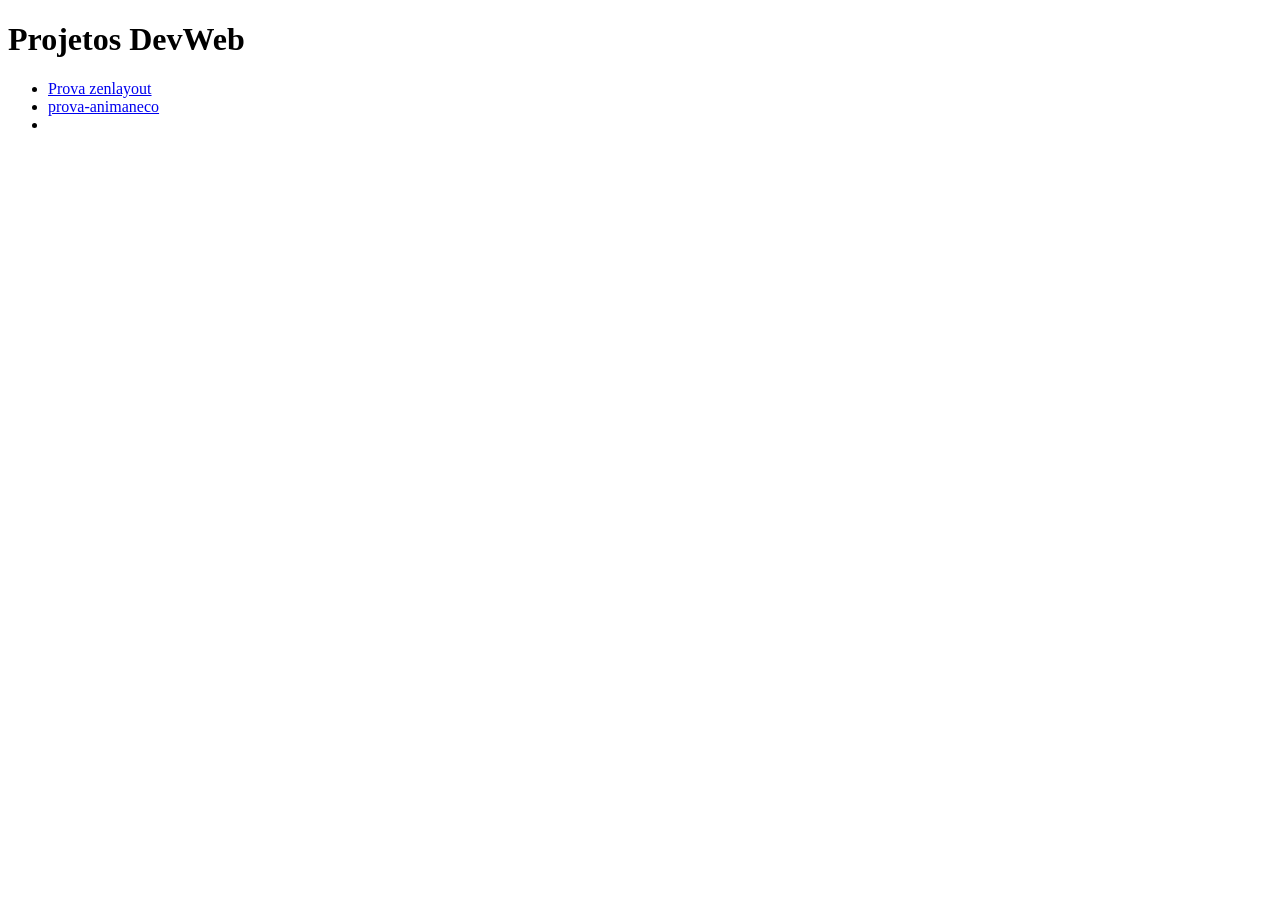
<file: index.html>
<!doctype html>
<html lang="en">
  <head>
    <meta charset="UTF-8" />
    <meta name="viewport" content="width=device-width, initial-scale=1.0" />
    <title>Projetos devweb</title>
  </head>
  <body>
    <main>
      <h1>Projetos DevWeb</h1>
      <ul>
        <li>
          <a href="zenlayout/">Prova zenlayout</a>
        </li>
        <li>
          <a href="prova 1 - animaneco/">prova-animaneco</a>
        </li>
        <li>
          <a href=""></a>
        </li>
      </ul>
    </main>
  </body>
</html>
</file>
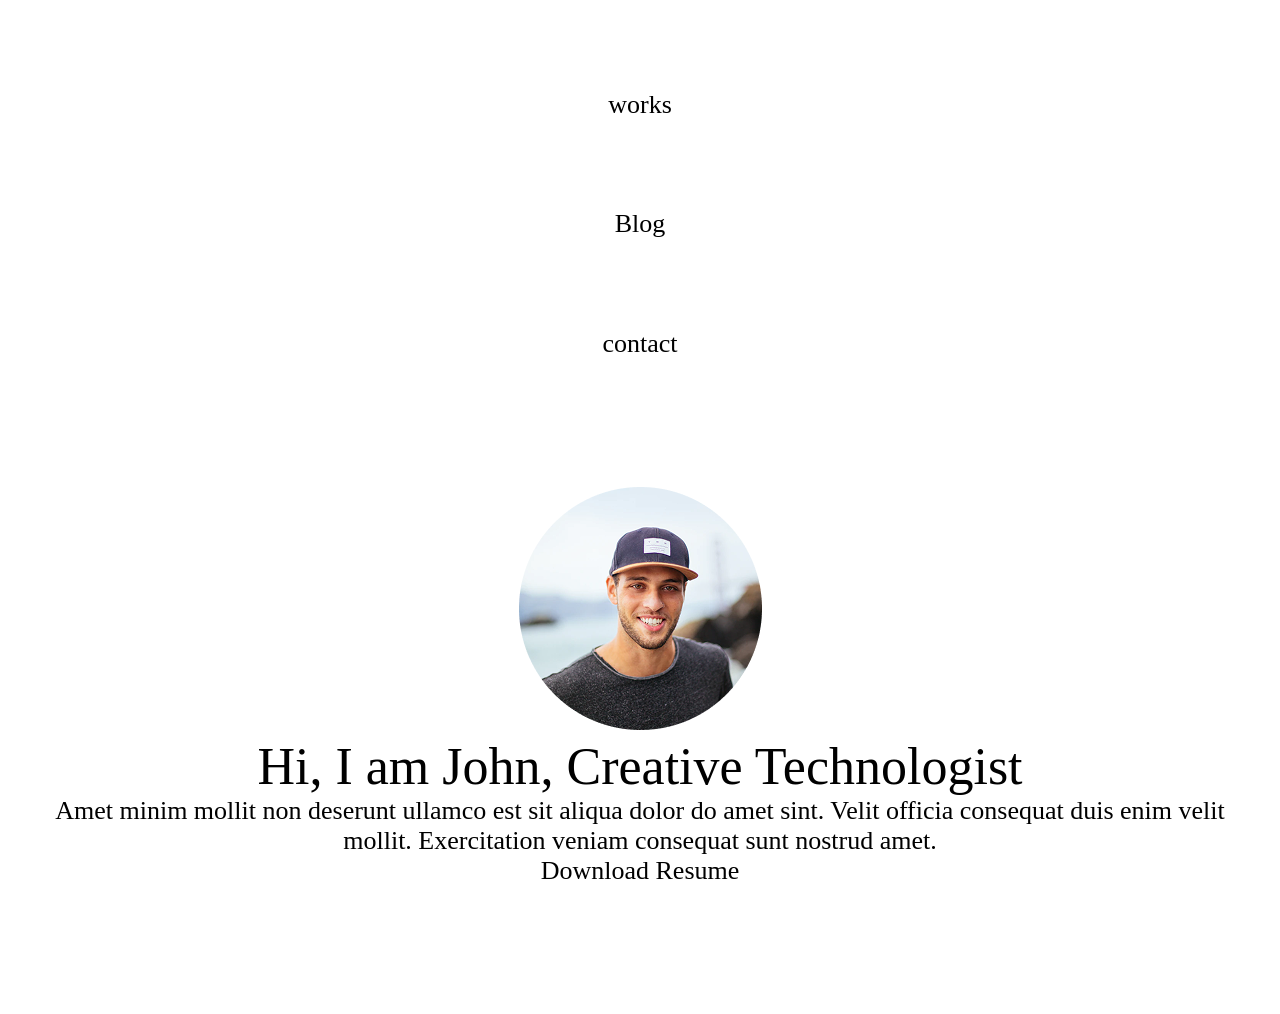
<file: atv-portifolio/index.html>
<!DOCTYPE html>
<html lang="pt-br">

<head>
    <link rel="preconnect" href="https://fonts.googleapis.com">
    <link rel="preconnect" href="https://fonts.gstatic.com" crossorigin>
    <link href="https://fonts.googleapis.com/css2?family=Cherry+Swash:wght@400;700&family=Jim+Nightshade&display=swap"
        rel="stylesheet">
    <meta charset="UTF-8">
    <meta name="viewport" content="width=device-width, initial-scale=1.0">
    <title>css</title>
    <link rel="stylesheet" href="css/reset.css">
    <link rel="stylesheet" href="css/style.css">
</head>

<body>
    <header>
        <nav>
            <ul>
                <li>
                    <a href="index.html">works</a>
                </li>
                <li>
                    <a href="blog.html">Blog</a>
                </li>
                <li>
                    <a href="#">contact</a>
                </li>
            </ul>
        </nav>
    </header>
    <main>
        <section class="banner">
            <img src="src/imagens/Ellipse 1.png" alt="">
            <h1>
                Hi, I am John, 
                Creative Technologist
            </h1>
            <p>
                Amet minim mollit non deserunt ullamco est sit aliqua dolor do amet sint. Velit officia consequat duis enim velit mollit. Exercitation veniam consequat sunt nostrud amet.
            </p>
            <p>
                <a href="#">Download Resume</a>
            </p>
        </section>
    </main>
</body>

</html>
</file>
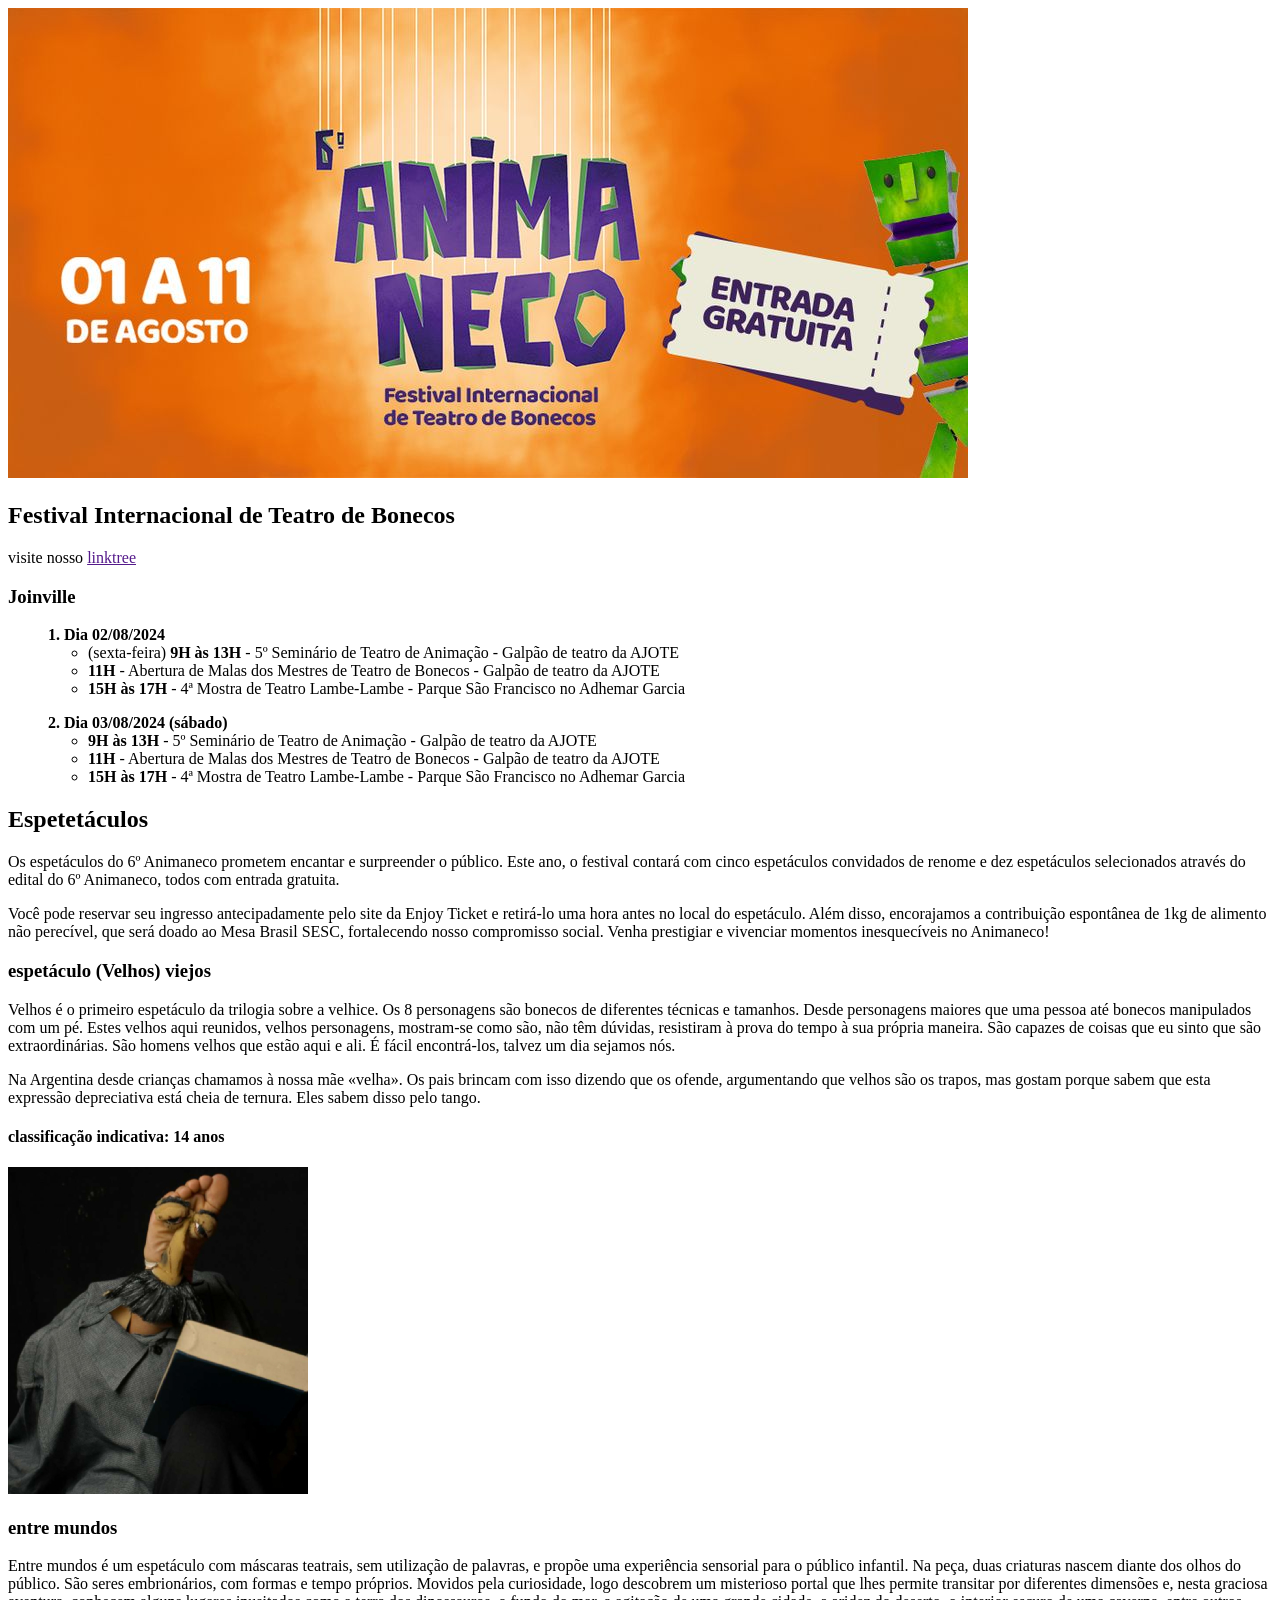
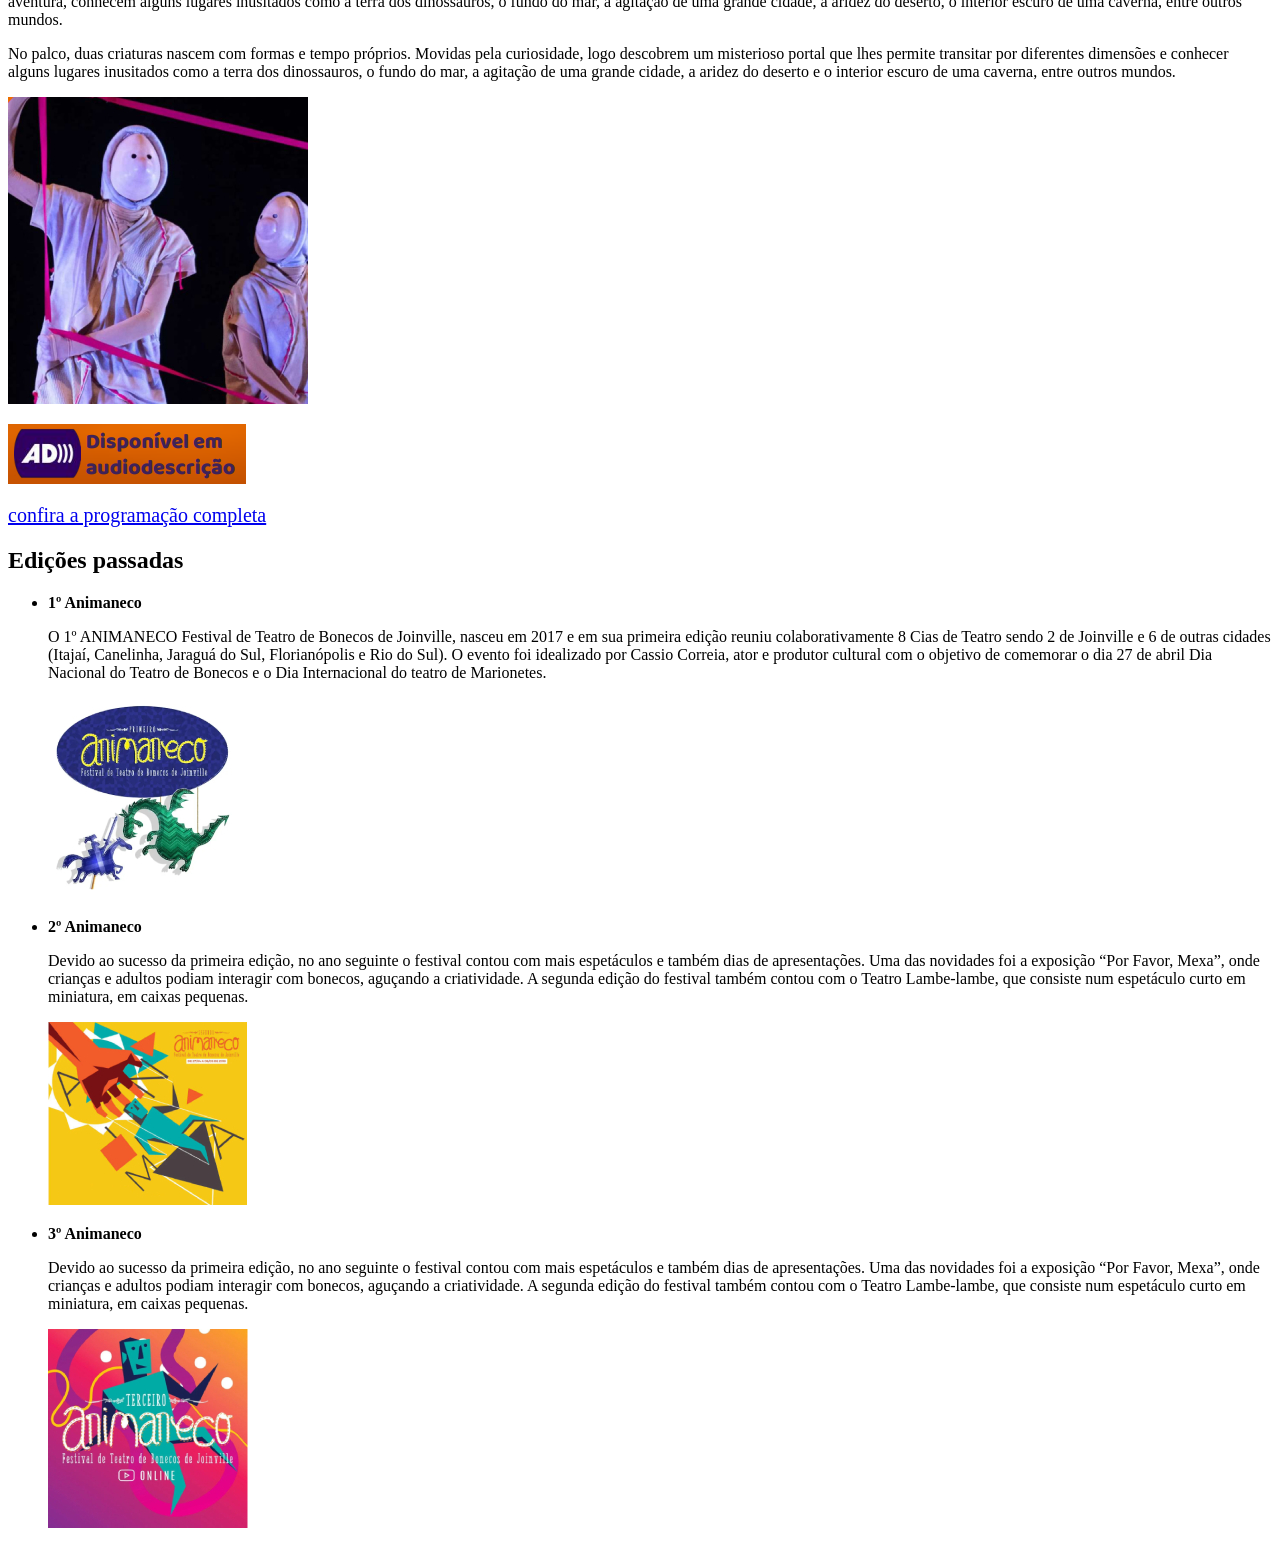
<file: prova 1 - animaneco/index.html>
<!doctype html>
<html lang="en">
  <head>
    <title>Animaneco</title>
  </head>
  <body>
    <section>
      <img src="src/images/banner.jpg" alt="" />
      <h1>Festival Internacional de Teatro de Bonecos</h1>
      visite nosso <a href="">linktree</a>
    </section>
    <section>
      <h3>Joinville</h3>
      <ol>
        <strong> 1. Dia 02/08/2024</strong>
        <ul>
          <li>
            (sexta-feira) <strong>9H às 13H</strong> - 5º Seminário de Teatro de
            Animação - Galpão de teatro da AJOTE
          </li>
          <li>
            <strong>11H</strong> - Abertura de Malas dos Mestres de Teatro de
            Bonecos - Galpão de teatro da AJOTE
          </li>
          <li>
            <strong>15H às 17H </strong> - 4ª Mostra de Teatro Lambe-Lambe -
            Parque São Francisco no Adhemar Garcia
          </li>
        </ul>
      </ol>
      <ol>
        <strong>2. Dia 03/08/2024 (sábado)</strong>
        <ul>
          <li>
            <strong>9H às 13H</strong> - 5º Seminário de Teatro de Animação -
            Galpão de teatro da AJOTE
          </li>
          <li>
            <strong>11H</strong> - Abertura de Malas dos Mestres de Teatro de
            Bonecos - Galpão de teatro da AJOTE
          </li>
          <li>
            <strong>15H às 17H</strong> - 4ª Mostra de Teatro Lambe-Lambe -
            Parque São Francisco no Adhemar Garcia
          </li>
        </ul>
      </ol>
    </section>
    <section>
      <section>
        <h2>Espetetáculos</h2>
        <p>
          Os espetáculos do 6º Animaneco prometem encantar e surpreender o
          público. Este ano, o festival contará com cinco espetáculos convidados
          de renome e dez espetáculos selecionados através do edital do 6º
          Animaneco, todos com entrada gratuita.
        </p>
        <p>
          Você pode reservar seu ingresso antecipadamente pelo site da Enjoy
          Ticket e retirá-lo uma hora antes no local do espetáculo. Além disso,
          encorajamos a contribuição espontânea de 1kg de alimento não
          perecível, que será doado ao Mesa Brasil SESC, fortalecendo nosso
          compromisso social. Venha prestigiar e vivenciar momentos
          inesquecíveis no Animaneco!
        </p>

        <h3>espetáculo (Velhos) viejos</h3>
        <p>
          Velhos é o primeiro espetáculo da trilogia sobre a velhice. Os 8
          personagens são bonecos de diferentes técnicas e tamanhos. Desde
          personagens maiores que uma pessoa até bonecos manipulados com um pé.
          Estes velhos aqui reunidos, velhos personagens, mostram-se como são,
          não têm dúvidas, resistiram à prova do tempo à sua própria maneira.
          São capazes de coisas que eu sinto que são extraordinárias. São homens
          velhos que estão aqui e ali. É fácil encontrá-los, talvez um dia
          sejamos nós.
        </p>
        <p>
          Na Argentina desde crianças chamamos à nossa mãe «velha». Os pais
          brincam com isso dizendo que os ofende, argumentando que velhos são os
          trapos, mas gostam porque sabem que esta expressão depreciativa está
          cheia de ternura. Eles sabem disso pelo tango.
        </p>
        <h4>classificação indicativa: 14 anos</h4>
        <img src="src/images/esp-velhos.jpg" alt="" />
      </section>
      <section>
        <h3>entre mundos</h3>
        <p>
          Entre mundos é um espetáculo com máscaras teatrais, sem utilização de
          palavras, e propõe uma experiência sensorial para o público infantil.
          Na peça, duas criaturas nascem diante dos olhos do público. São seres
          embrionários, com formas e tempo próprios. Movidos pela curiosidade,
          logo descobrem um misterioso portal que lhes permite transitar por
          diferentes dimensões e, nesta graciosa aventura, conhecem alguns
          lugares inusitados como a terra dos dinossauros, o fundo do mar, a
          agitação de uma grande cidade, a aridez do deserto, o interior escuro
          de uma caverna, entre outros mundos.
        </p>
        <p>
          No palco, duas criaturas nascem com formas e tempo próprios. Movidas
          pela curiosidade, logo descobrem um misterioso portal que lhes permite
          transitar por diferentes dimensões e conhecer alguns lugares
          inusitados como a terra dos dinossauros, o fundo do mar, a agitação de
          uma grande cidade, a aridez do deserto e o interior escuro de uma
          caverna, entre outros mundos.
        </p>
        <p><img src="src/images/entre-mundos.jpg" alt="entre-mundos" /></p>
        <p><img src="src/images/disp-audio.png" alt="audio descrisão" /></p>
        <a
          style="font-size: 20px"
          href="https://animaneco.com.br/wp-content/uploads/2024/07/Programa-Digital-Animaneco-2024-novo.pdf"
          >confira a programação completa</a
        >
      </section>
    </section>
    <section>
      <h2>Edições passadas</h2>
      <ul>
        <li>
          <p><strong>1º Animaneco</strong></p>
          <p>
            O 1º ANIMANECO Festival de Teatro de Bonecos de Joinville, nasceu em
            2017 e em sua primeira edição reuniu colaborativamente 8 Cias de
            Teatro sendo 2 de Joinville e 6 de outras cidades (Itajaí,
            Canelinha, Jaraguá do Sul, Florianópolis e Rio do Sul). O evento foi
            idealizado por Cassio Correia, ator e produtor cultural com o
            objetivo de comemorar o dia 27 de abril Dia Nacional do Teatro de
            Bonecos e o Dia Internacional do teatro de Marionetes.
          </p>
          <p>
            <img src="src/images/primeiro-animaneco.jpg" alt="" />
          </p>
        </li>
        <li>
          <strong>2º Animaneco</strong>
          <p>
            Devido ao sucesso da primeira edição, no ano seguinte o festival
            contou com mais espetáculos e também dias de apresentações. Uma das
            novidades foi a exposição “Por Favor, Mexa”, onde crianças e adultos
            podiam interagir com bonecos, aguçando a criatividade. A segunda
            edição do festival também contou com o Teatro Lambe-lambe, que
            consiste num espetáculo curto em miniatura, em caixas pequenas.
          </p>
          <p>
            <img src="src/images/segundo-animaneco.jpg" alt="" />
          </p>
        </li>
        <li>
          <strong>3º Animaneco</strong>
          <p>
            Devido ao sucesso da primeira edição, no ano seguinte o festival
            contou com mais espetáculos e também dias de apresentações. Uma das
            novidades foi a exposição “Por Favor, Mexa”, onde crianças e adultos
            podiam interagir com bonecos, aguçando a criatividade. A segunda
            edição do festival também contou com o Teatro Lambe-lambe, que
            consiste num espetáculo curto em miniatura, em caixas pequenas.
          </p>
          <p>
            <img src="src/images/terceiro-animaneco.jpg" alt="" />
          </p>
        </li>
      </ul>
    </section>
  </body>
</html>
</file>
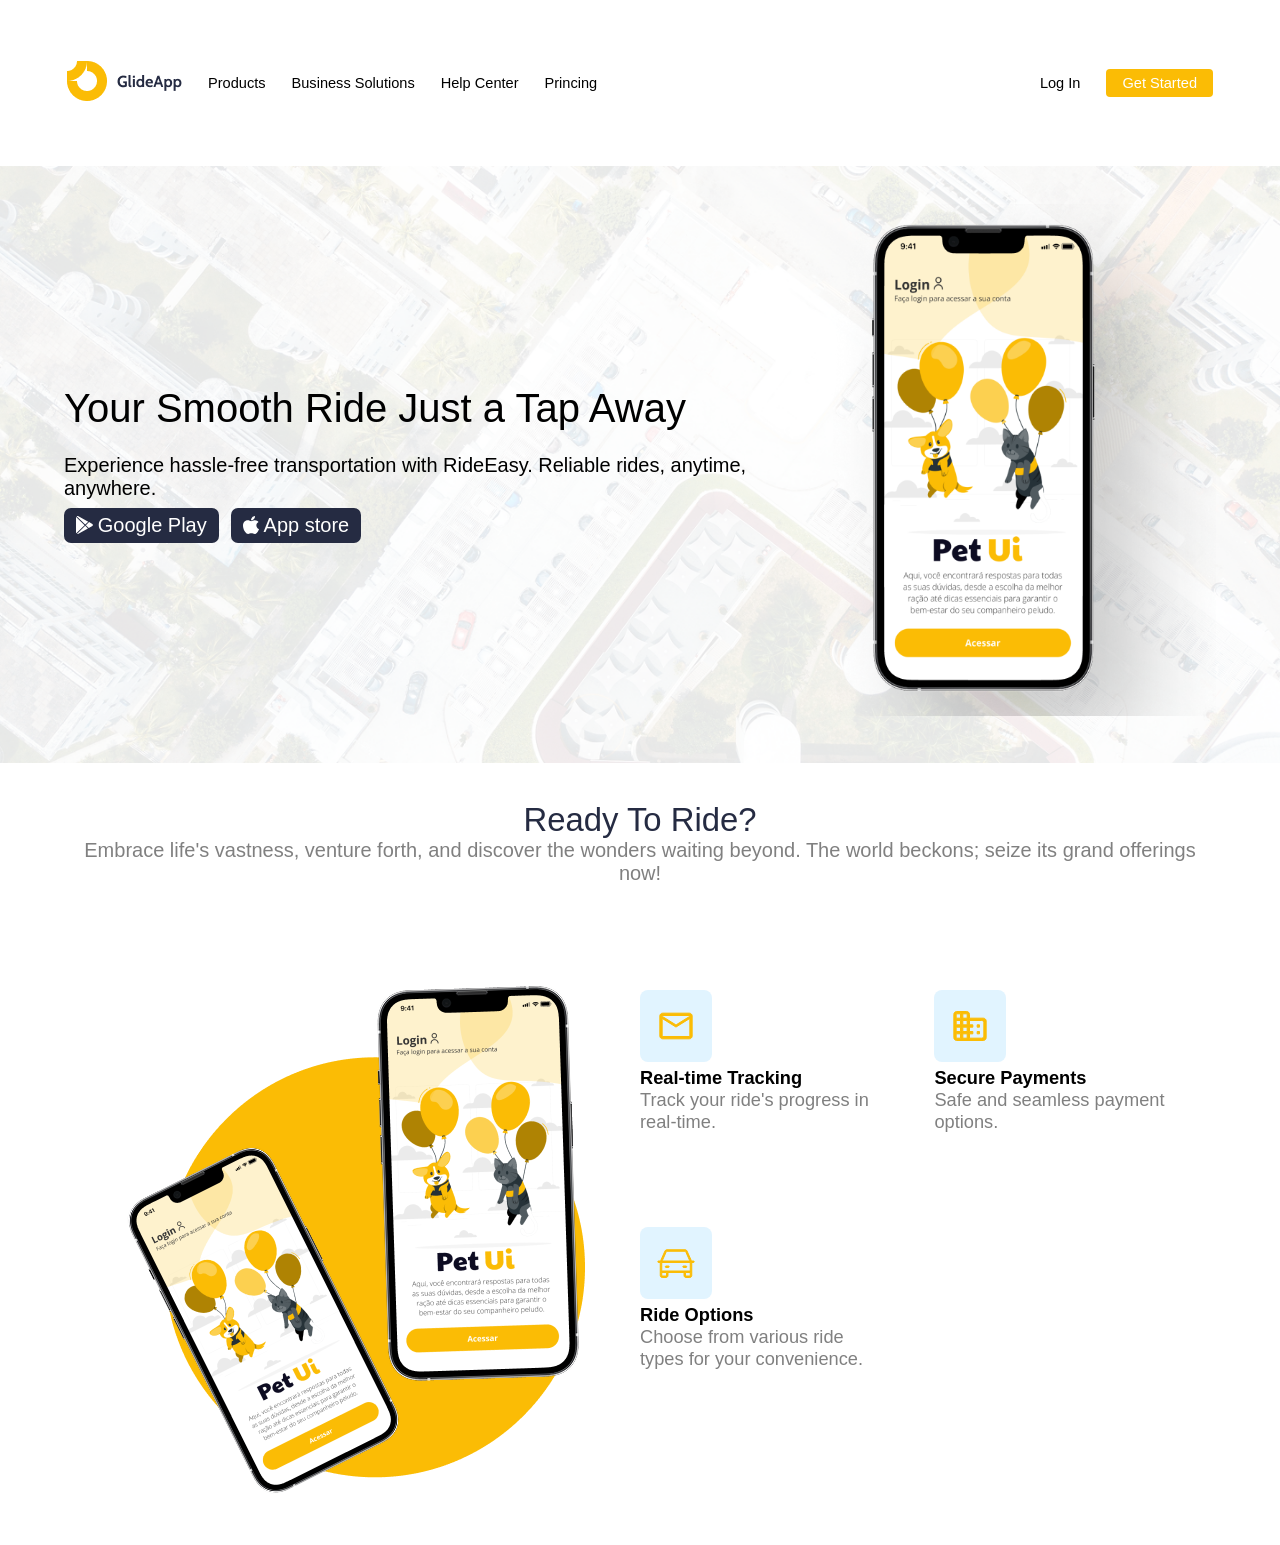
<file: taxi-dev/index.html>
<!DOCTYPE html>
<html lang="en">
    <head>
        <meta charset="UTF-8">
        <meta name="viewport" content="width=device-width, initial-scale=1.0">
        <title>Taxi</title>
        <link rel="stylesheet" href="css/reset.css">
        <link rel="stylesheet" href="css/style.css">
    </head>
    <body>
        <header>
            <nav>
                <ul>
                    <li><a href="index.html">
                            <img src="images/logo-glide-app.png"
                                alt="logo-glide-app">
                        </a></li>
                    <li><a href="#">Products</a></li>
                    <li><a href="#">Business Solutions</a></li>
                    <li><a href="#">Help Center</a></li>
                    <li><a href="#">Princing</a></li>
                </ul>
                <ul>
                    <li class="fonte-amarelo"><a href="#">Log In</a></li>
                    <li class="botao-amarelo"><a href="#">Get Started</a></li>

                </ul>
            </nav>
        </header>
        
        <main>
            <section class="banner">
              <div class="texto">
                <h2>Your Smooth Ride Just a Tap Away</h2>
                <p>Experience hassle-free transportation with RideEasy. Reliable rides, anytime, anywhere.</p>
                <p class="botoes">
                    <a href="#"><img src="images/icon-button-google.svg" alt="Google Play"><span>Google Play</span></a>
                    <a href="#"><img src="images/icon-apple-ios.svg" alt="App store"><span>App store</span></a>
                </p>
              </div>
              <div class="imagem">
                <img src="images/iphone-pet-ui.png" alt="">
              </div>
            </section>

            <section class="ready">
                <h2>
                    Ready To Ride?
                </h2>
                <p class="para">
                    Embrace life's vastness, venture forth, and discover the wonders waiting beyond. The world beckons; seize its grand offerings now!
                </p>

                <div>
                    <div class="imagem">
                        <img src="images/smartphones-pet-uis.png" alt="">
                    </div>
                    <div class="lista">
                        <ul>
                    <li> 
                        <img src="images/icon-back-blue-letter.svg" alt="">
                        <h3>Real-time Tracking</h3>
                        <p>
                            Track your ride's progress in real-time.
                        </p>
                    </li>
                    <li>
                        <img src="images/icon-back-blue-building.svg" alt="">
                        <h3>Secure Payments</h3>
                        <p>
                            Safe and seamless payment options.
                        </p>
                    </li>
                    <li>
                        <img src="images/icon-back-blue-car.svg" alt="">
                        <h3>Ride Options</h3>
                        <p>
                            Choose from various ride types for your convenience.
                        </p>
                    </li>
                   </ul>
                    </div>
                </div>

            </section>
        </main>
    </body>
</html>
</file>
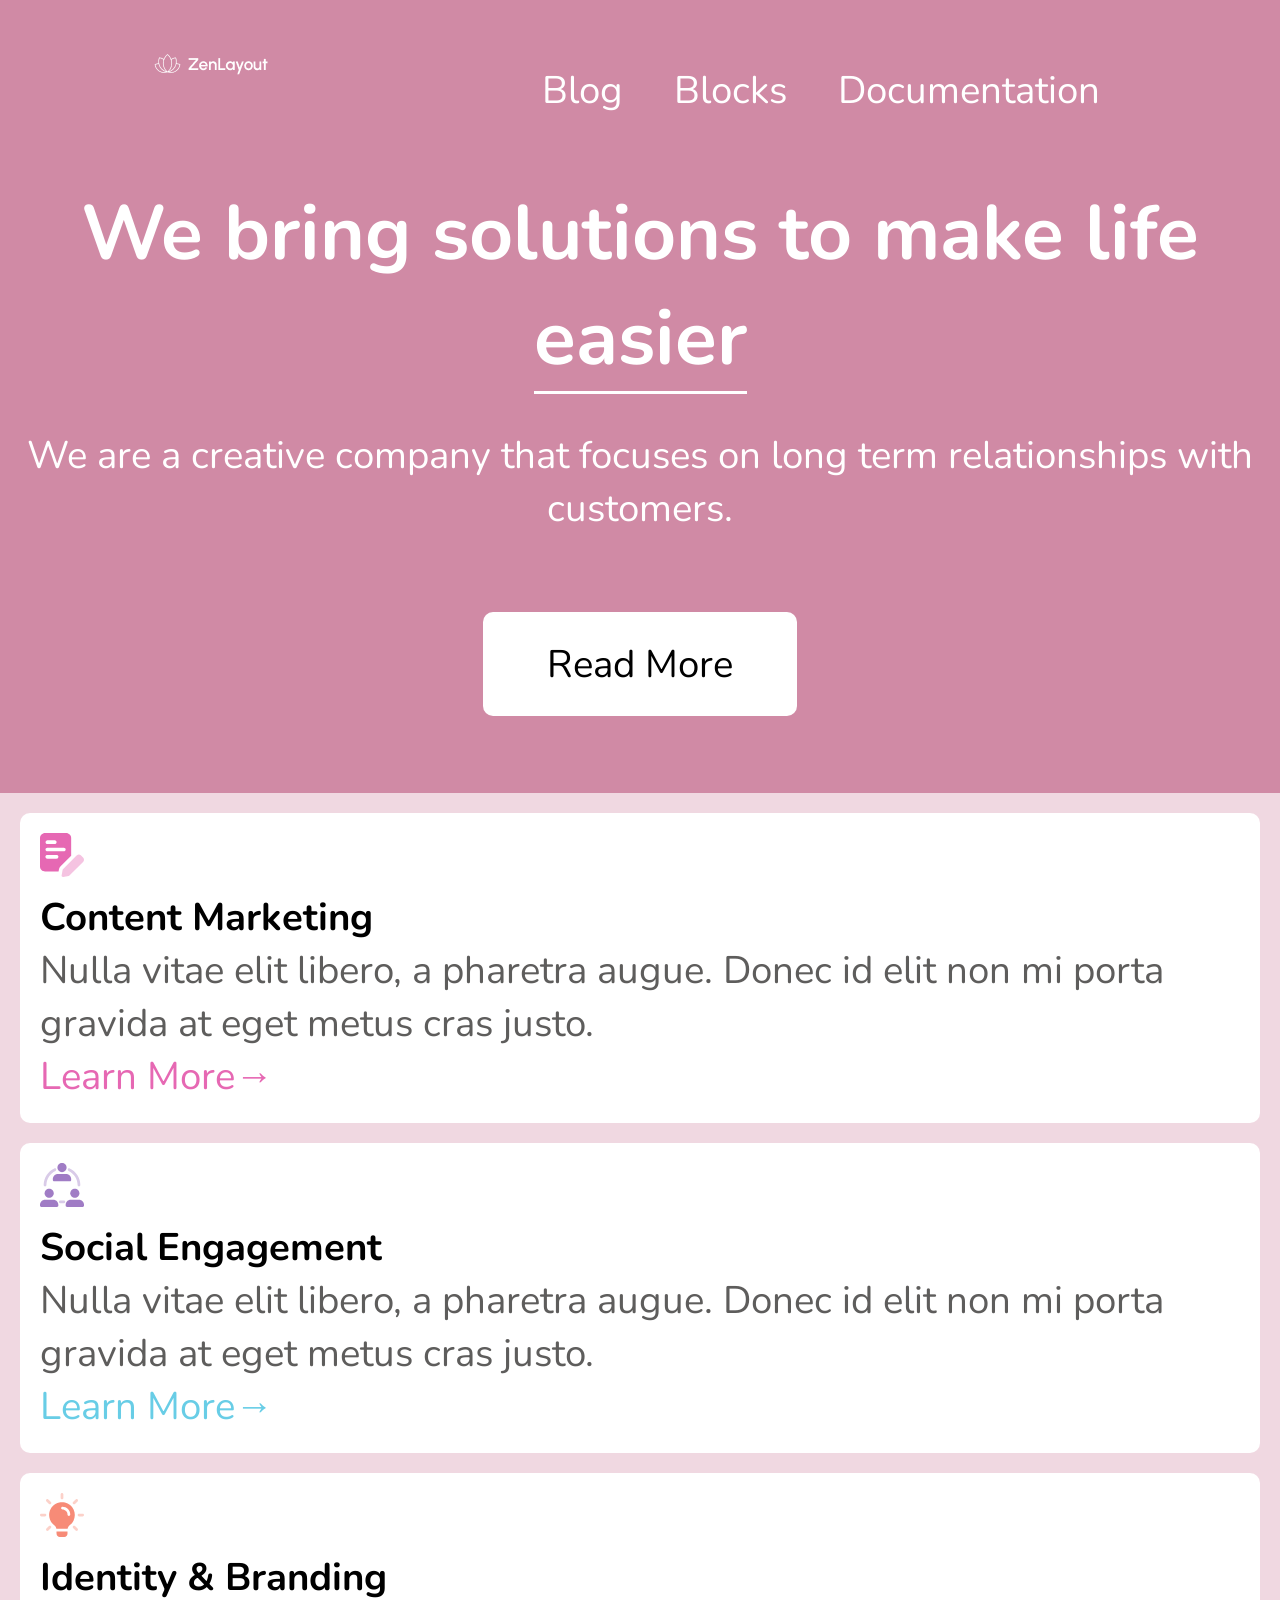
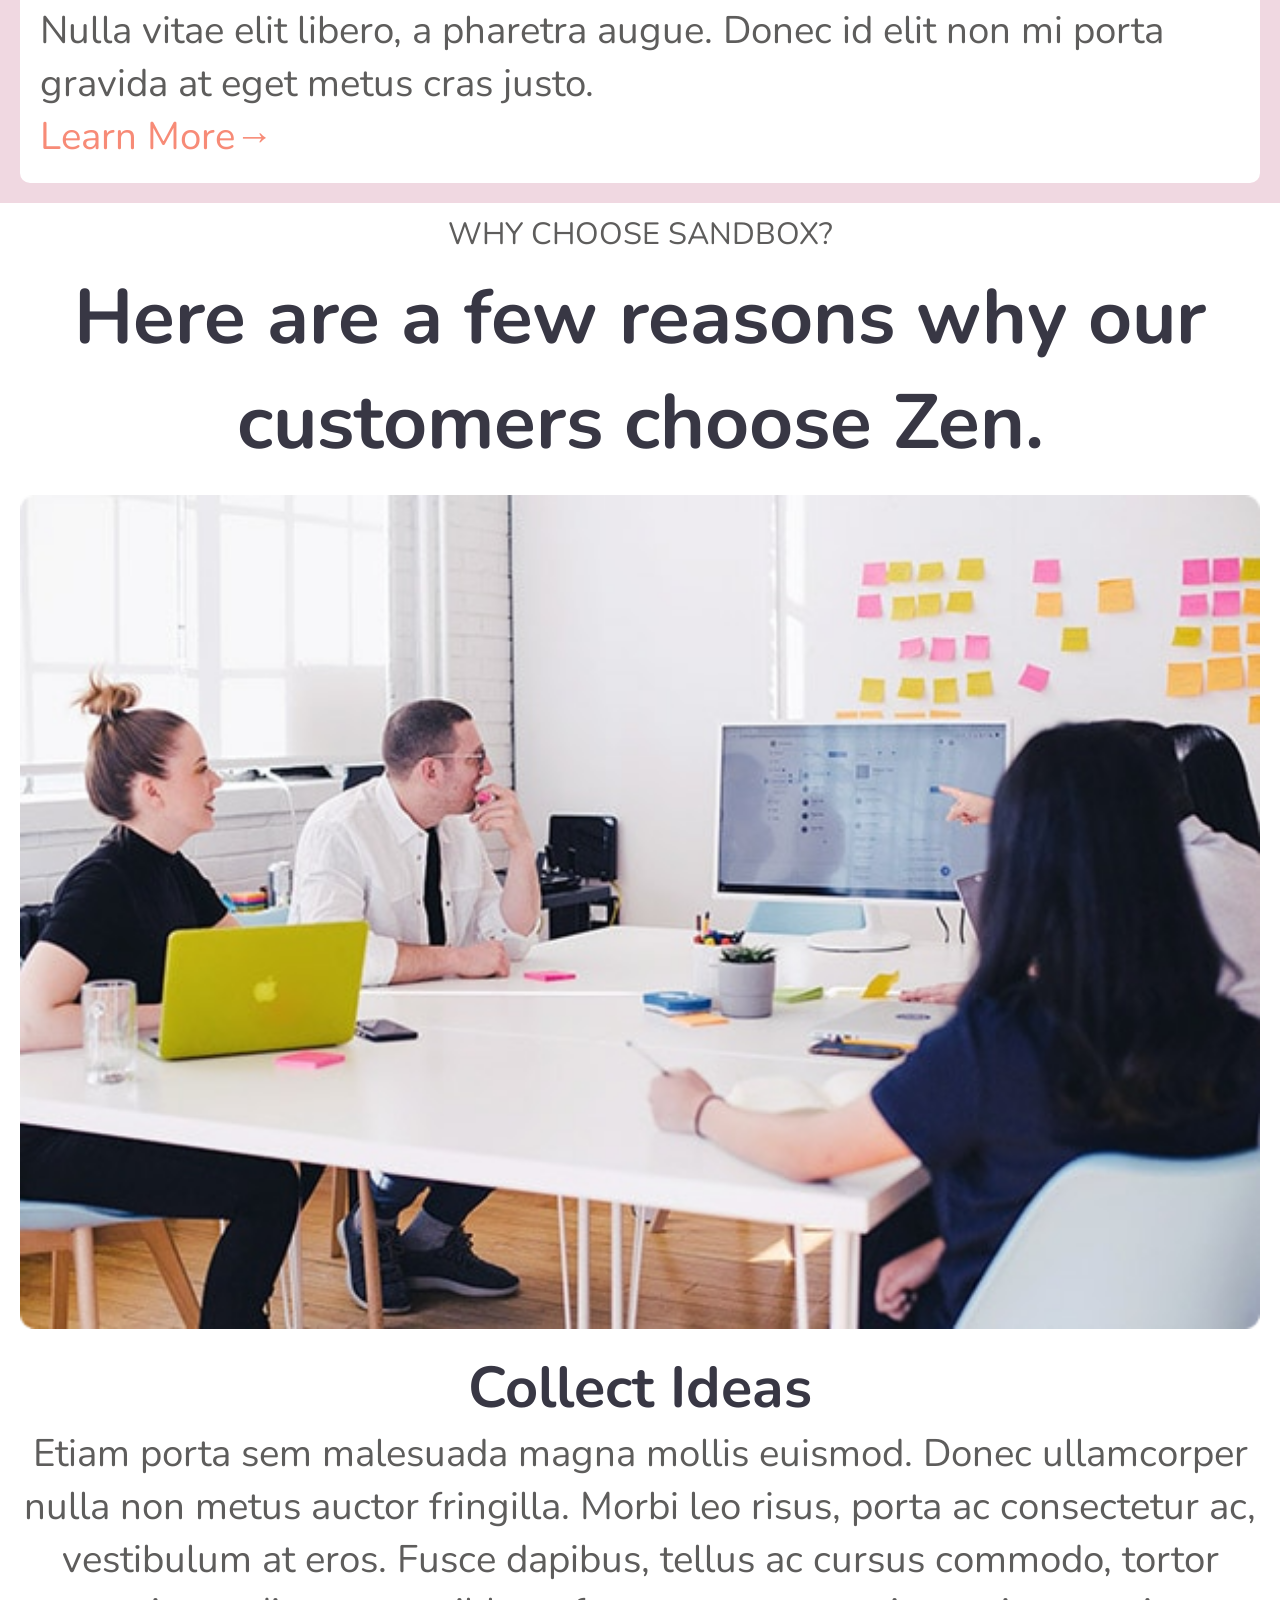
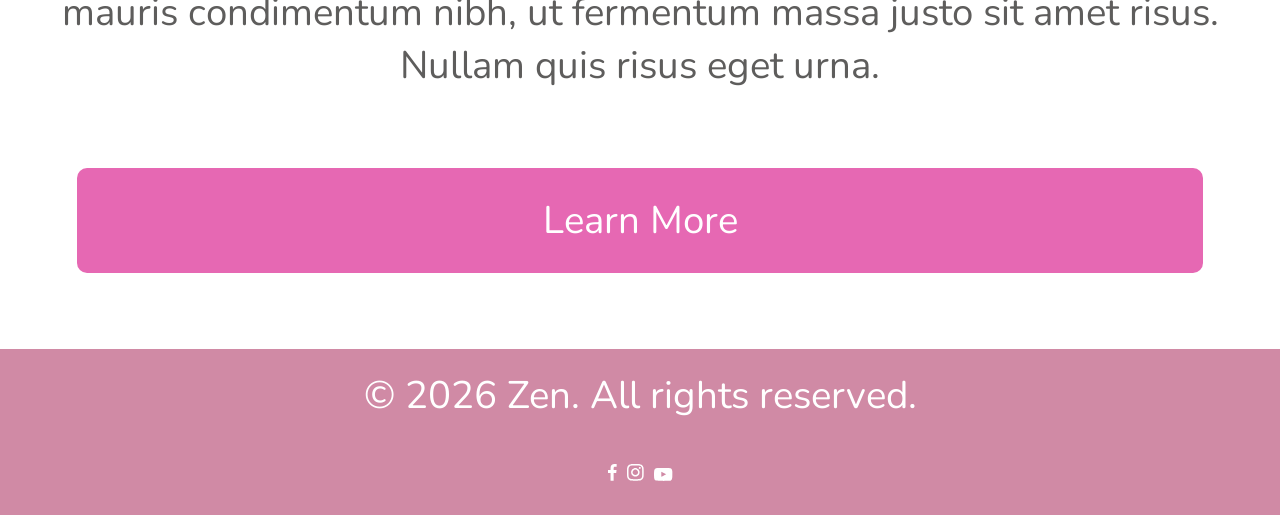
<file: zenlayout/index.html>
<!doctype html>
<html lang="en">
  <head>
    <meta charset="UTF-8" />
    <meta name="viewport" content="width=device-width, initial-scale=1.0" />
    <title>Document</title>
    <link rel="stylesheet" href="css/reset.css" />
    <link rel="stylesheet" href="css/style.css" />
  </head>
  <body>
    <header>
      <nav>
        <a href="index.html"><img src="logo-zen.png" alt="" /></a>
        <ul>
          <li><a href="index.html">Blog</a></li>
          <li><a href="#">Blocks</a></li>
          <li><a href="#">Documentation</a></li>
        </ul>
      </nav>
    </header>
    <main>
      <section class="principal">
        <h1>We bring solutions to make life <span>easier</span></h1>
        <p>
          We are a creative company that focuses on long term relationships with
          customers.
        </p>
        <button>Read More</button>
      </section>
      <section class="cards">
        <ul>
          <li>
            <img src="images/icone-content.svg" alt="content" />
            <h3>Content Marketing</h3>
            <p>
              Nulla vitae elit libero, a pharetra augue. Donec id elit non mi
              porta gravida at eget metus cras justo.
            </p>
            <a href="#" class="link-1">Learn More→</a>
          </li>
          <li>
            <img src="images/icone-social.svg" alt="social" />
            <h3>Social Engagement</h3>
            <p>
              Nulla vitae elit libero, a pharetra augue. Donec id elit non mi
              porta gravida at eget metus cras justo.
            </p>
            <a href="#" class="link-2">Learn More→</a>
          </li>
          <li>
            <img src="images/icone-identity.svg" alt="identity" />
            <h3>Identity & Branding</h3>
            <p>
              Nulla vitae elit libero, a pharetra augue. Donec id elit non mi
              porta gravida at eget metus cras justo.
            </p>
            <a href="#" class="link-3">Learn More→</a>
          </li>
        </ul>
      </section>
      <section class="about">
        <div class="titulo">
          <h3>WHY CHOOSE SANDBOX?</h3>
          <h2>Here are a few reasons why our customers choose Zen.</h2>
        </div>

        <div class="container">
          <img src="images/imagem-escritoria.png" alt="escritoria" />

          <div class="texto">
            <h4>Collect Ideas</h4>
            <p>
              Etiam porta sem malesuada magna mollis euismod. Donec ullamcorper
              nulla non metus auctor fringilla. Morbi leo risus, porta ac
              consectetur ac, vestibulum at eros. Fusce dapibus, tellus ac
              cursus commodo, tortor mauris condimentum nibh, ut fermentum massa
              justo sit amet risus. Nullam quis risus eget urna.
            </p>
            <button>Learn More</button>
          </div>
        </div>
      </section>
    </main>
    <footer>
      <p>© 2026 Zen. All rights reserved.</p>
      <ul>
        <li><img src="images/facebook.svg" alt="facebook" /></li>
        <li><img src="images/instagram.svg" alt="instagram" /></li>
        <li><img src="images/youtube.svg" alt="youtube" /></li>
      </ul>
    </footer>
  </body>
</html>
</file>
<file: atv-portifolio/css/style.css>
/* == css global ==*/ 

html {
  font-size: clamp(1rem, calc(0.5rem + 2vw), 1.625rem);

}

/* == header == */

header nav ul li {
text-align: center;
padding: 7vw 0 0 0 ;
}

/* == banner == */
section.banner { 
    text-align: center;
    padding: 10vw 3vw 10vw 3vw ;
}

section.banner h1 {
    font-size: 2rem;
}
</file>
<file: taxi-dev/css/style.css>
html {
  font-size: clamp(1rem, calc(0.5rem + 0.8vw), 4rem);
  font-family:
    "Trebuchet MS", "Lucida Sans Unicode", "Lucida Grande", "Lucida Sans",
    Arial, sans-serif;
}

header {
  text-align: center;
  padding: 3vw 5vw 3vw 5vw;
}
header nav ul {
  margin: 10px 0px 10px 0px;
}

header nav ul li {
  margin: 10px 0px 10px 0px;
  padding: 3px;
}

header nav ul li.fonte-amarelo {
  color: #fbbc05;
}
header nav ul li.botao-amarelo a {
  color: white;
  background-color: #fbbc05;
  padding: 6px 16px 6px 16px;
  border-radius: 4px;
}
main section.banner {
  background: url(../images/background-banner.png) no-repeat;
  background-size: 100% auto;
  padding: 3vw 5vw 3vw 5vw;
}

section.banner div.imagem {
  display: none;
}

section.banner div h2 {
    font-size: 30px;
}

section.banner div p {
    font-size: 20px;
}


section.banner {
    font-size: 1.8rem;
}

section.banner p a {
    background: #252b42;
    display: inline-block;
    padding: 6px 12px 6px 12px;
    border-radius: 7px;
    color: white;
    display: flex;
    align-items: center;
    font-size: 20px;
}

section.banner p {
    display: flex;
    gap: 12px;
    margin: 8px 0 0 0
}

section.banner p img {
    height: 1rem;
    display: inline-block;
    margin: 0 5px 0 0;
}

section.ready div.imagem {
    display: none;
}

section.ready {
    text-align: center;
    padding: 3vw 5vw 3vw 5vw;
}

section.ready h2 {
    color: #252b42;
    font-size: 1.9rem;
}

section.ready p {
    color: gray;
}

section.ready ul li {
    margin: 15px 0 15px 0;
}

section.ready ul li h3 {
    font-weight: bolder;
}

/* Small devices (portrait tablets and large phones, 600px and up) */
@media only screen and (min-width: 600px) {
  header nav {
    display: flex;
    justify-content: space-between;
    font-size: 0.8rem;
    align-items: center;
  }
  header nav ul {
    display: flex;
    align-items: center;
    gap: 20px;
  }
  header nav ul li a:hover {
    color: #9f9f00;
  }
  header nav ul li.fonte-amarelo {
    color: black;
  }
  header nav ul li.botao-amarelo a:hover {
    background: none;
    border: 3px solid #fbbc05;
  }
  section.banner div.imagem {
  display: block;
}

section.banner {
    display: flex;
    align-items: center;
    justify-content: space-between;
}

section.banner div.imagem img {
    height: 40vw;
}


section.banner div h2 {
    font-size: 40px;
    padding: 0 0 15px 0;
}

section.ready h2 {
    font-size: 1.8rem;
}

section.ready p.para {
    font-size: 20px;
}

section.ready div.imagem {
    display: block;
    padding-top: 100px;
}

section.ready >div {
    display: flex;
}

section.ready div.lista ul {
    display: flex;
    gap: 5vw;
    flex-wrap: wrap;
    text-align: left;
    padding-top: 90px;
}

section.ready div.lista ul li {
    width: 40%;
}

section.ready div div {
    width: 50%;
}

}
</file>
<file: zenlayout/css/style.css>
/* === IMPORTAÇÃO DE FONTES */

@import url("https://fonts.googleapis.com/css2?family=Epilogue:ital,wght@0,100..900;1,100..900&family=Fredoka:wght@300..700&family=Nunito:ital,wght@0,200..1000;1,200..1000&family=Oswald:wght@200..700&family=Urbanist:ital,wght@0,100..900;1,100..900&display=swap");
/*
Fontes Disponíveis:
// Sugiro usar esta 
font-family: "Urbanist", sans-serif; 
font-family: "Fredoka", sans-serif;
font-family: "Epilogue", sans-serif;
font-family: "Nunito", sans-serif;
font-family: "Oswald", sans-serif;
*/
/* ==========================*/

/* ==== FORMATAÇÃO GERAL === */
html {
  font-size: clamp(1rem, 2vw + 0.8rem, 3rem);
  font-family: "Nunito", sans-serif;
}

/* ==== HEADER === */

header {
  color: white;
  background-color: #d08aa5;
  text-align: center;
  padding: 3vw;
}

header nav ul li {
  padding: 2vw;
}

/* ==== PRNCIPAL === */

.principal {
  background-color: #d08aa5;
  color: white;
  text-align: center;
}

.principal h1 {
  font-size: 2rem;
  margin-bottom: 3vw;
  font-weight: bold;
}

.principal h1 span {
  border-bottom: 3px solid;
}

.principal button {
  color: black;
  background-color: white;
  margin: 6vw;
  padding: 2vw 5vw;
  border-radius: 10px;
}

/* ==== CARDS === */

.cards {
  background-color: #f0d8e1;
  display: flex;
  gap: 30px;
}

.cards p,
.about p {
  color: rgb(94, 93, 92);
}
.cards ul li {
  background-color: white;
  padding: 20px;
  margin: 20px;
  border-radius: 10px;
}

.cards h3 {
  font-weight: bold;
}

.cards ul li .link-1 {
  color: #e668b3;
}

.cards ul li .link-2 {
  color: #68cde6;
}

.cards ul li .link-3 {
  color: #f78b77;
}

/* ==== ABOUT === */

.about {
  display: flex;
  flex-direction: column;
  text-align: center;
}

.about .titulo {
  display: flex;
  flex-direction: column;
}

.about .container {
  display: flex;
  flex-direction: column;
}

.about .texto {
  display: flex;
  flex-direction: column;
}

.about .titulo h3 {
  font-size: 0.8rem;
  color: rgb(94, 93, 92);
  margin: 10px;
}

.about .titulo h2 {
  font-weight: bold;
  font-size: 2rem;
  color: #383744;
}

.about .texto h4 {
  font-weight: bold;
  font-size: 1.5rem;
  color: #383744;
}

.about img {
  margin: 20px;
}

.about button {
  color: white;
  background-color: #e668b3;
  margin: 6vw;
  padding: 2vw 5vw;
  border-radius: 10px;
}

footer {
  background-color: #d08aa5;
  color: #fff;
  display: flex;
  align-items: center;
  flex-direction: column;
  gap: 20px;
  padding: 20px;
}

footer ul {
  display: flex;
  gap: 10px;
}

/* MEDIA QUERY - DESKTOP */
@media screen and (min-width: 600px) {
  nav {
    display: flex;
    flex-direction: row;
    justify-content: space-around;
  }

  header ul {
    display: flex;
    flex-direction: row;
  }
}
</file>
